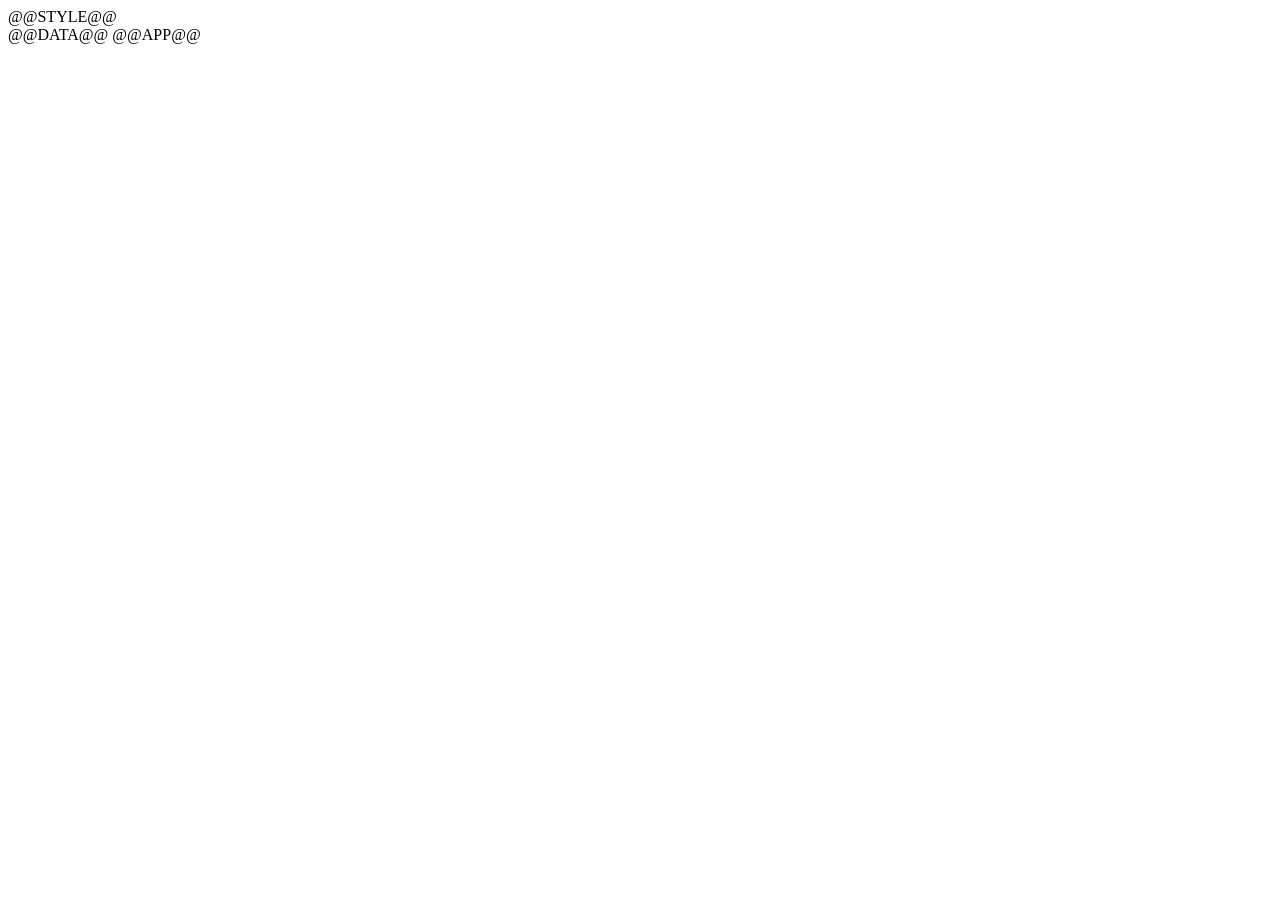
<file: pr-design-map/template-classic/index.html>
<!DOCTYPE html>
<html lang="en" data-template="classic" data-theme="light">
<head>
<meta charset="utf-8">
<meta name="viewport" content="width=device-width, initial-scale=1">
<title>@@TITLE@@</title>
@@STYLE@@
</head>
<body>
<main id="map"></main>
@@DATA@@
@@APP@@
</body>
</html>
</file>
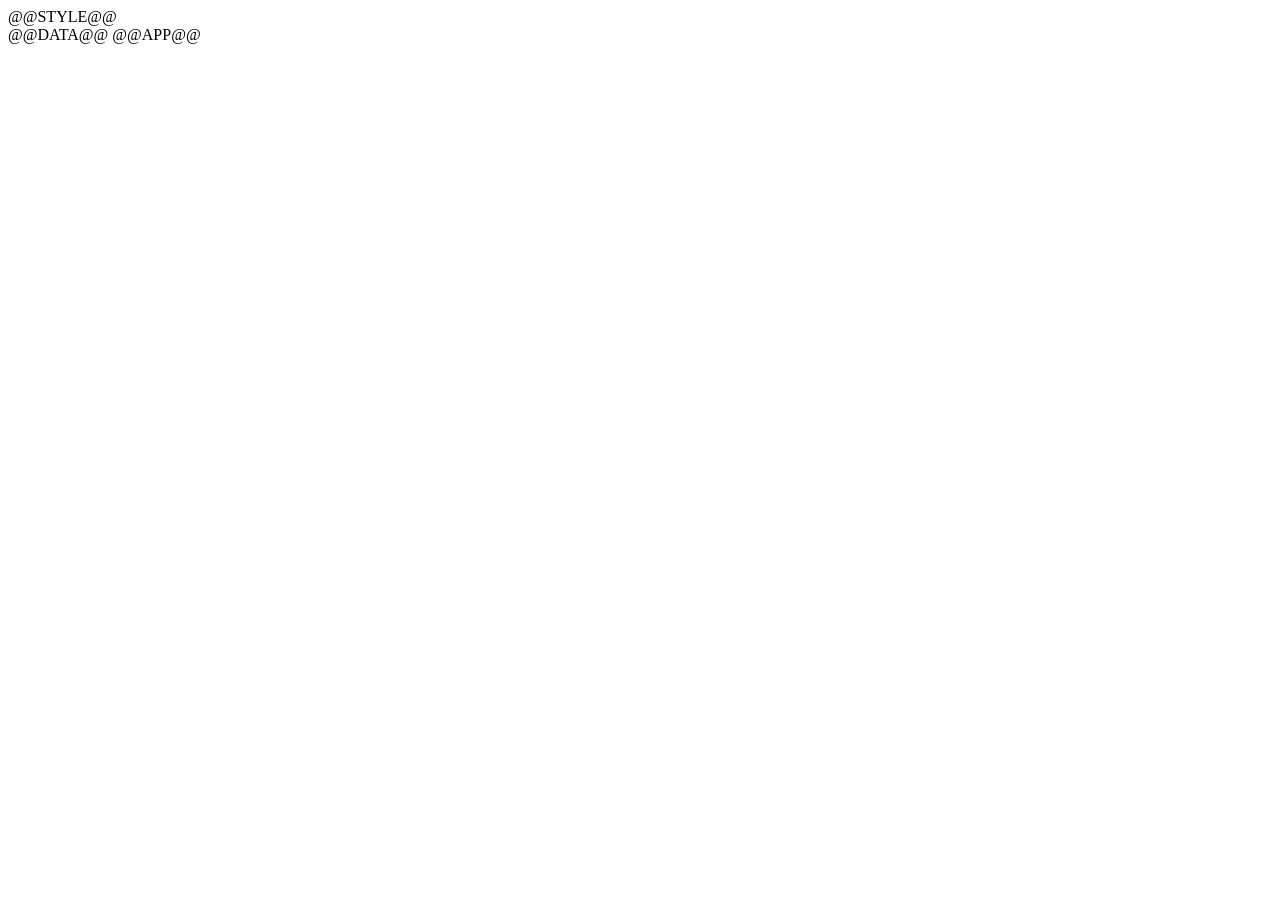
<file: pr-design-map/template/index.html>
<!DOCTYPE html>
<html lang="en" data-theme="slate" data-json="cell">
<head>
<meta charset="utf-8">
<meta name="viewport" content="width=device-width, initial-scale=1">
<title>@@TITLE@@</title>
@@STYLE@@
</head>
<body>
<div class="layout"><main id="map"></main></div>
@@DATA@@
@@APP@@
</body>
</html>
</file>
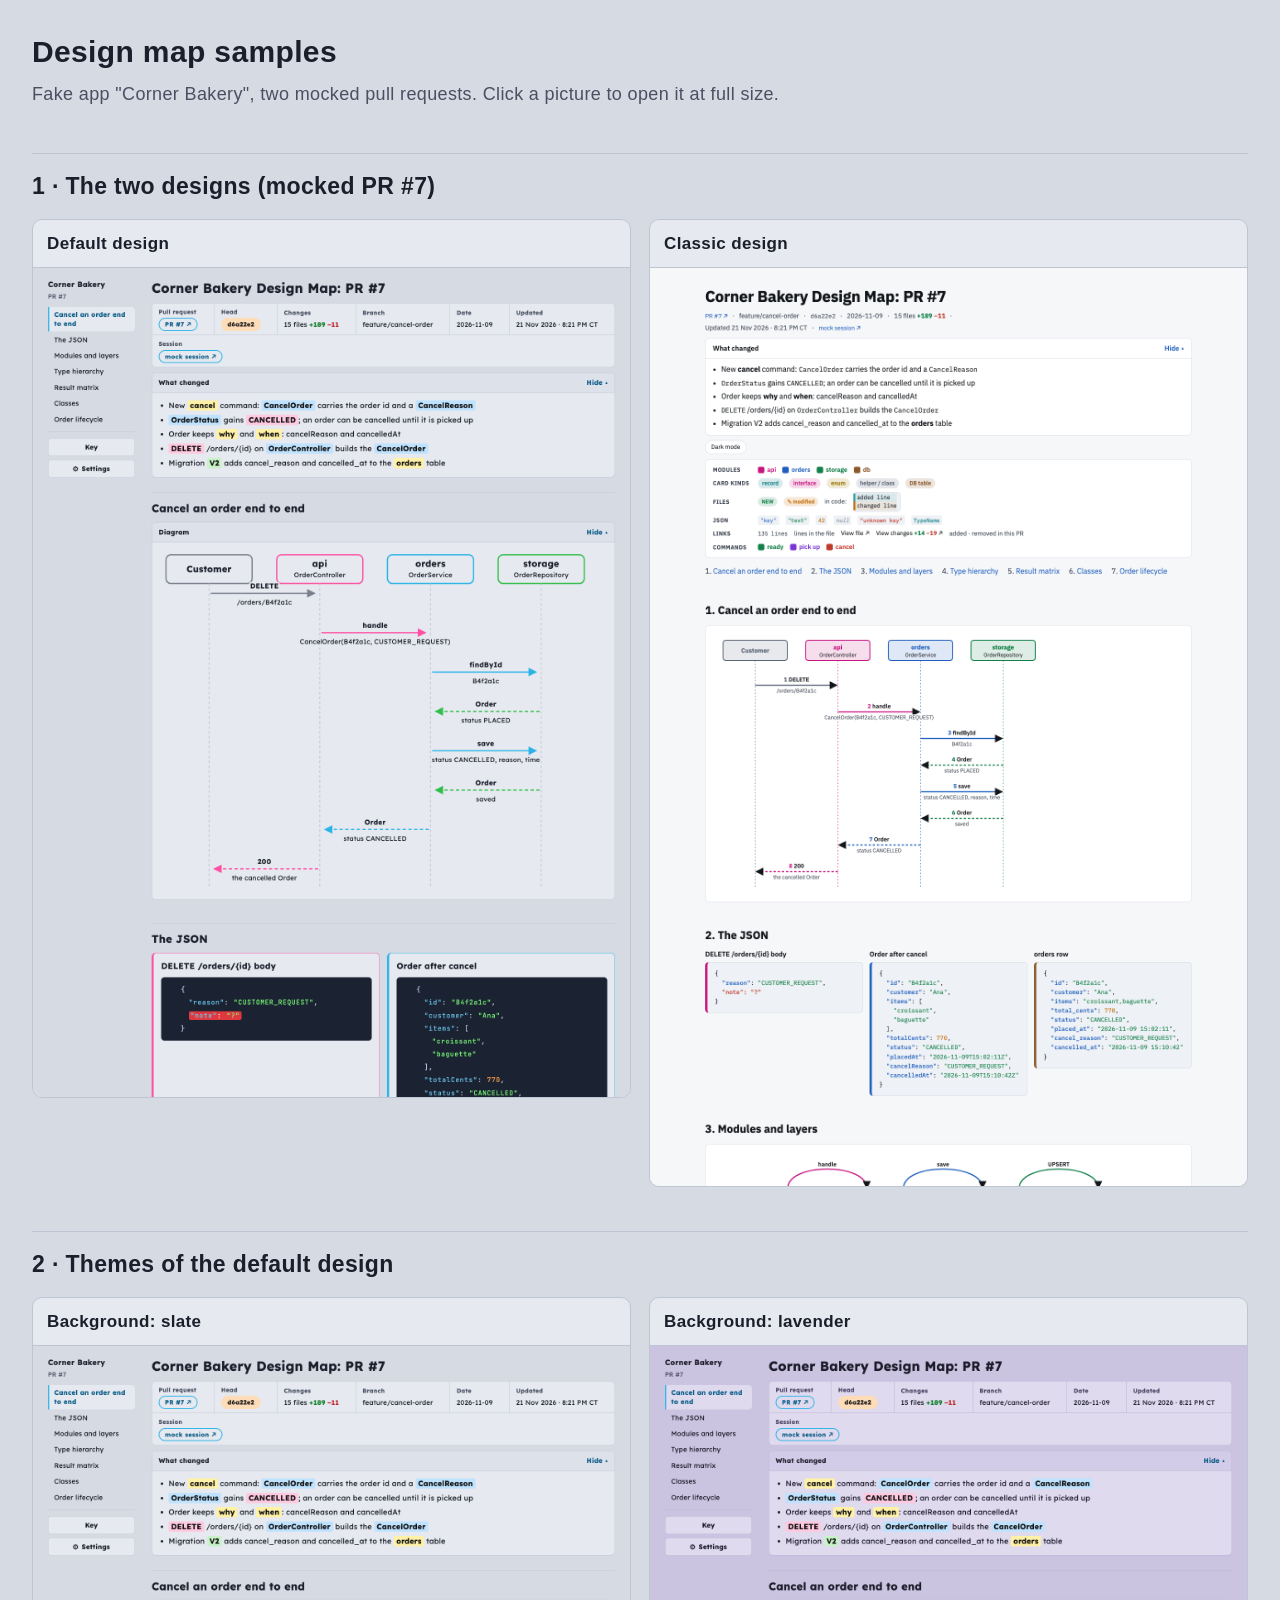
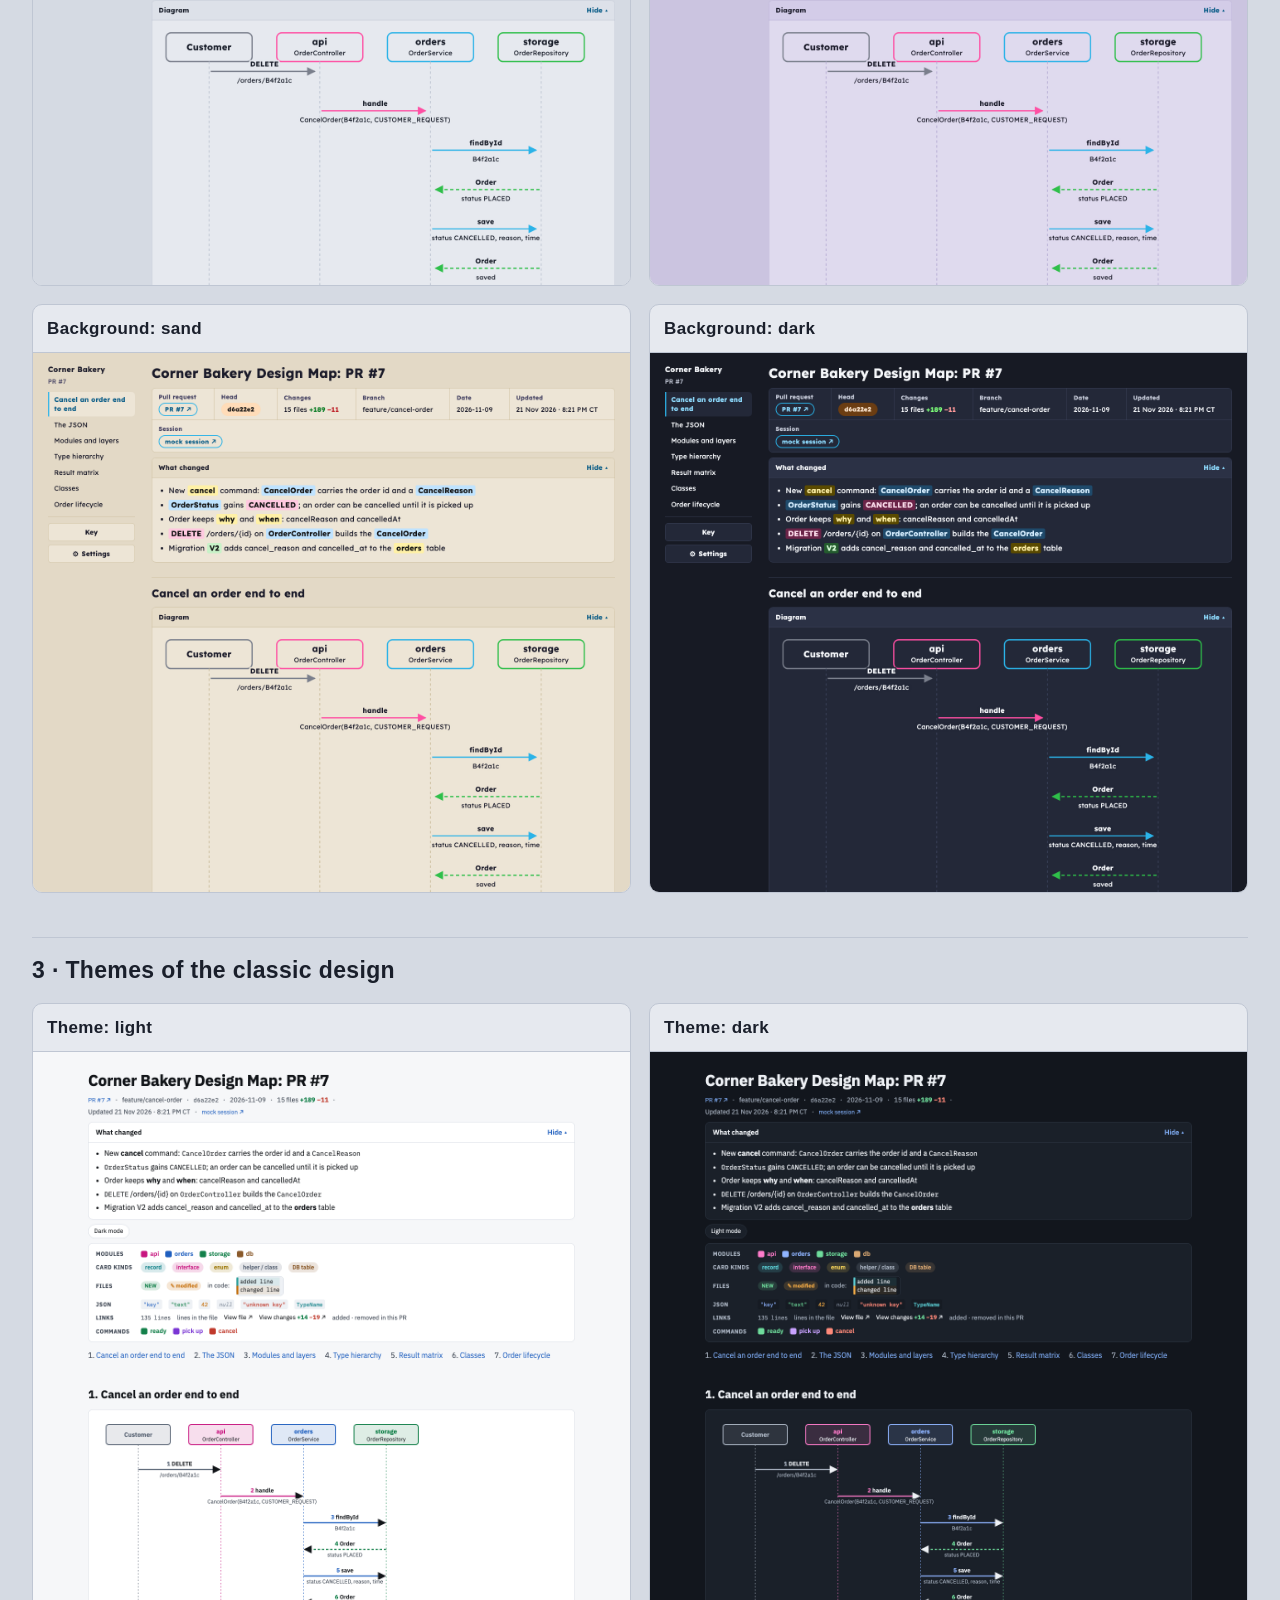
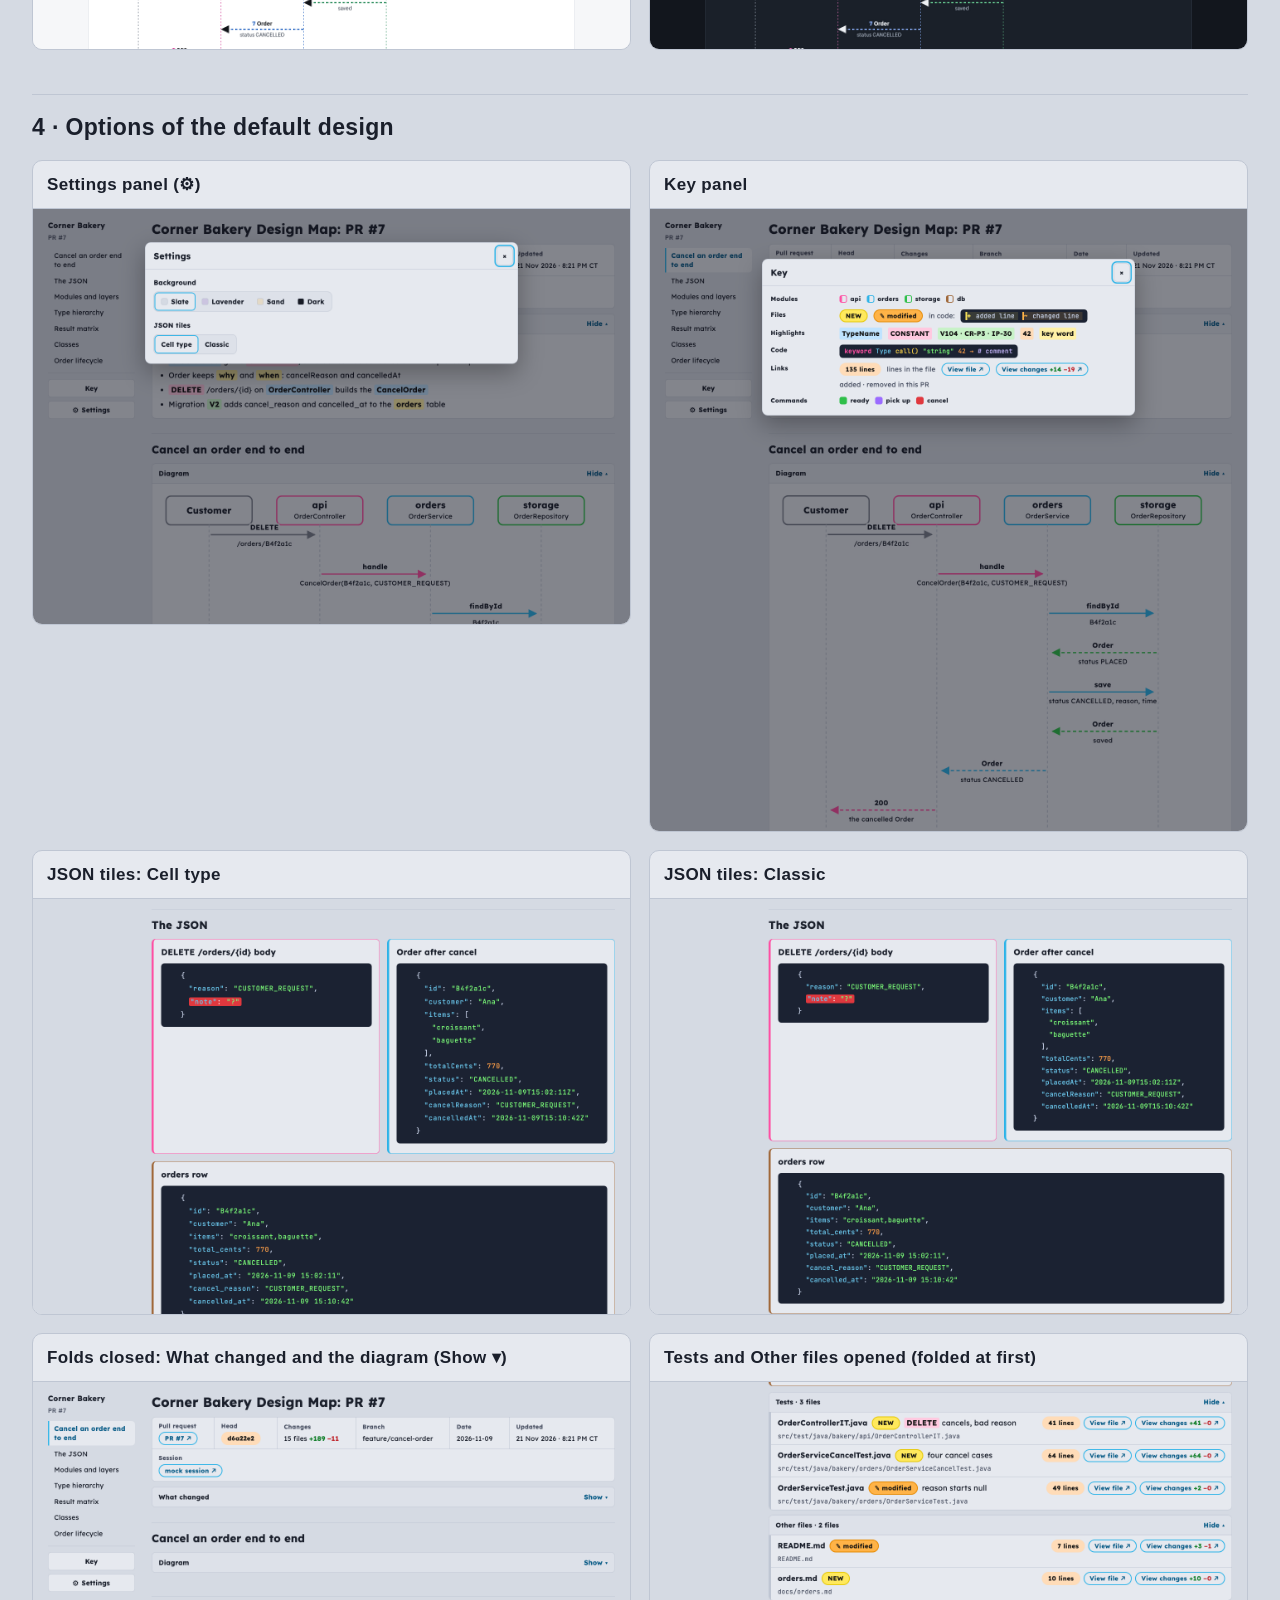
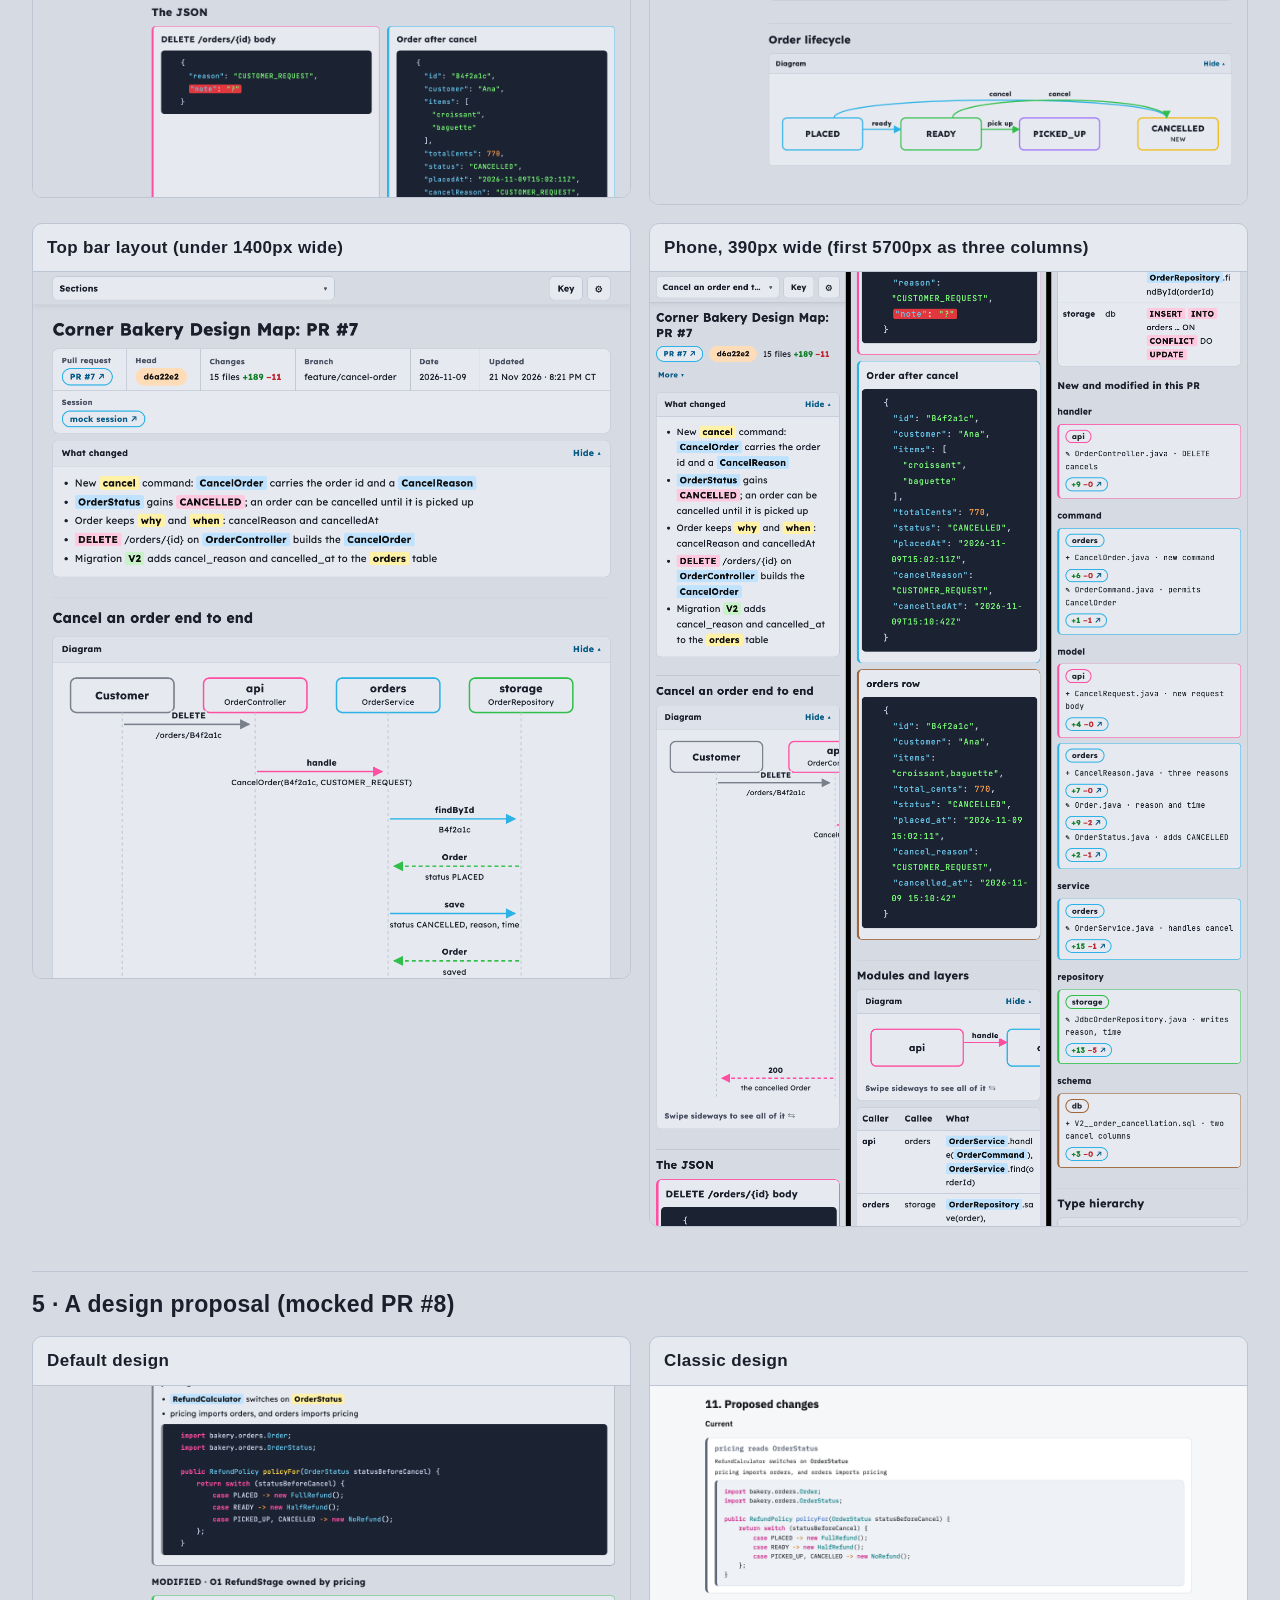
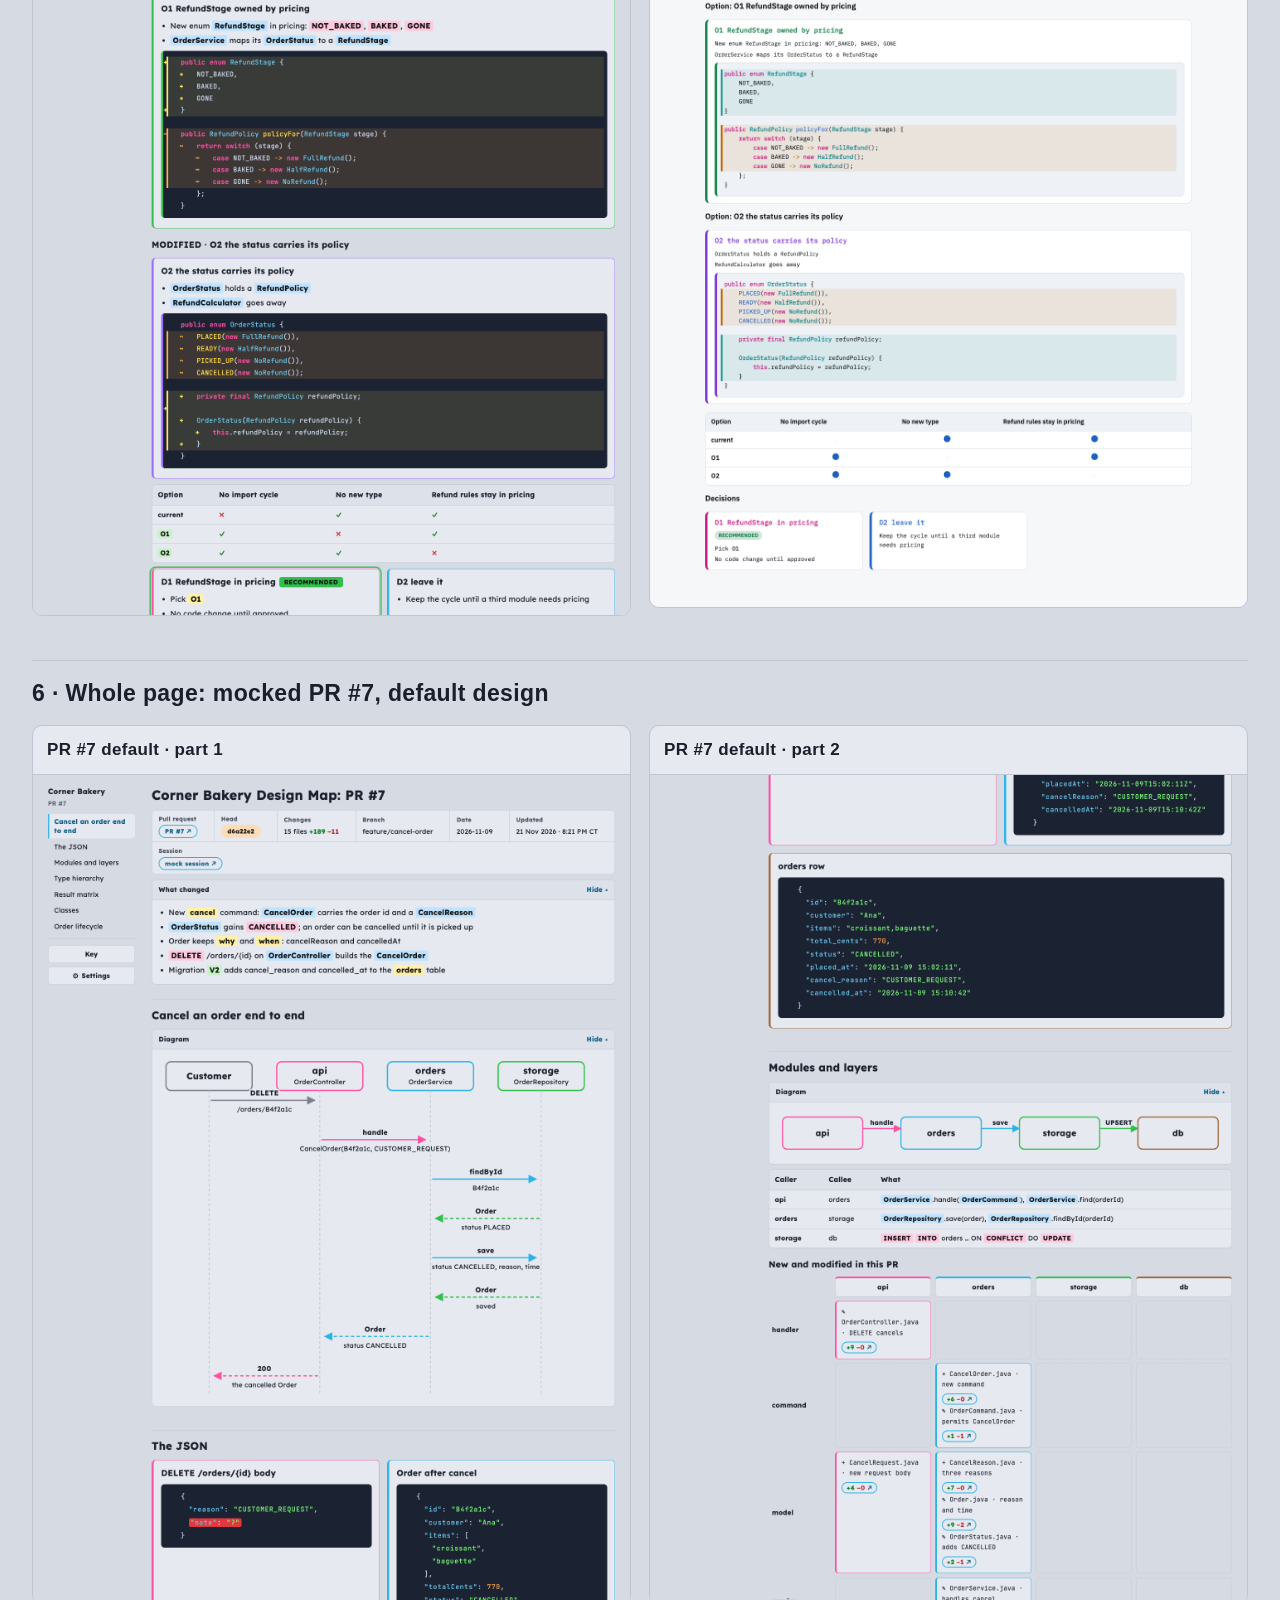
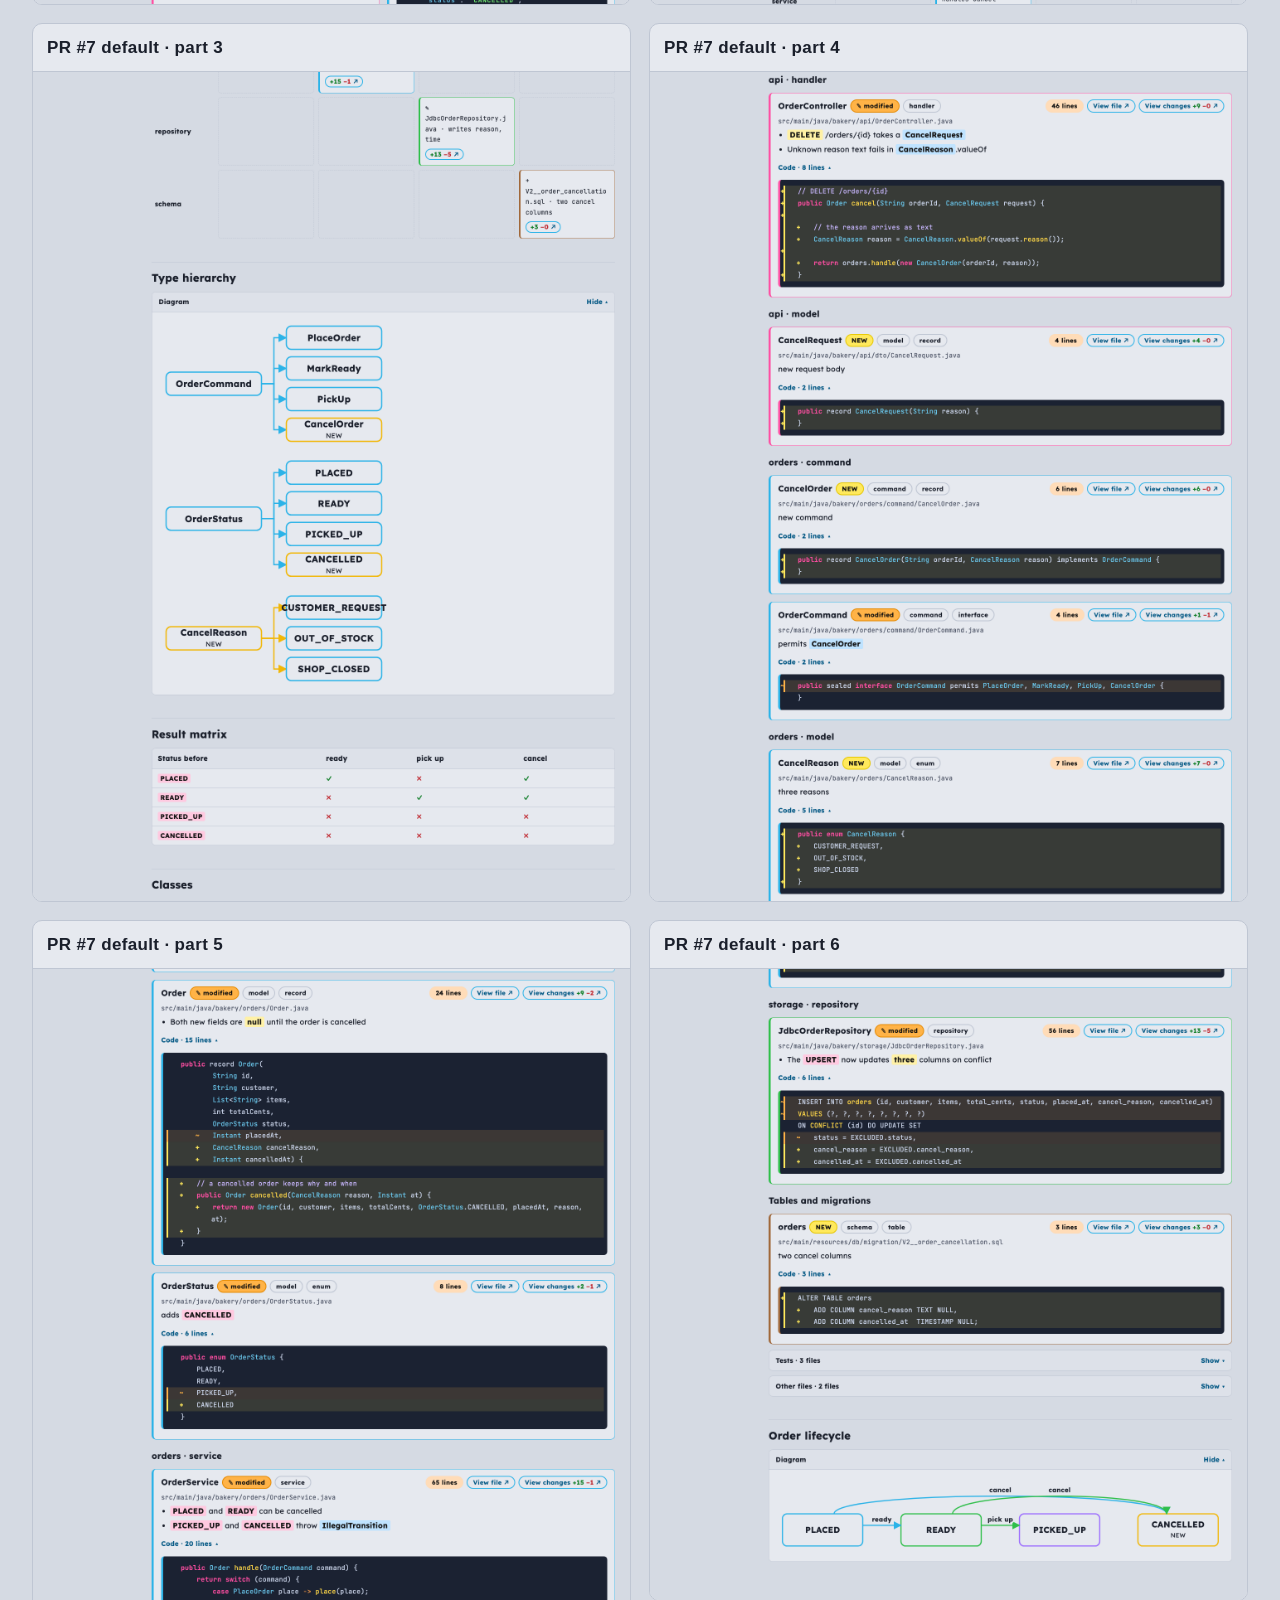
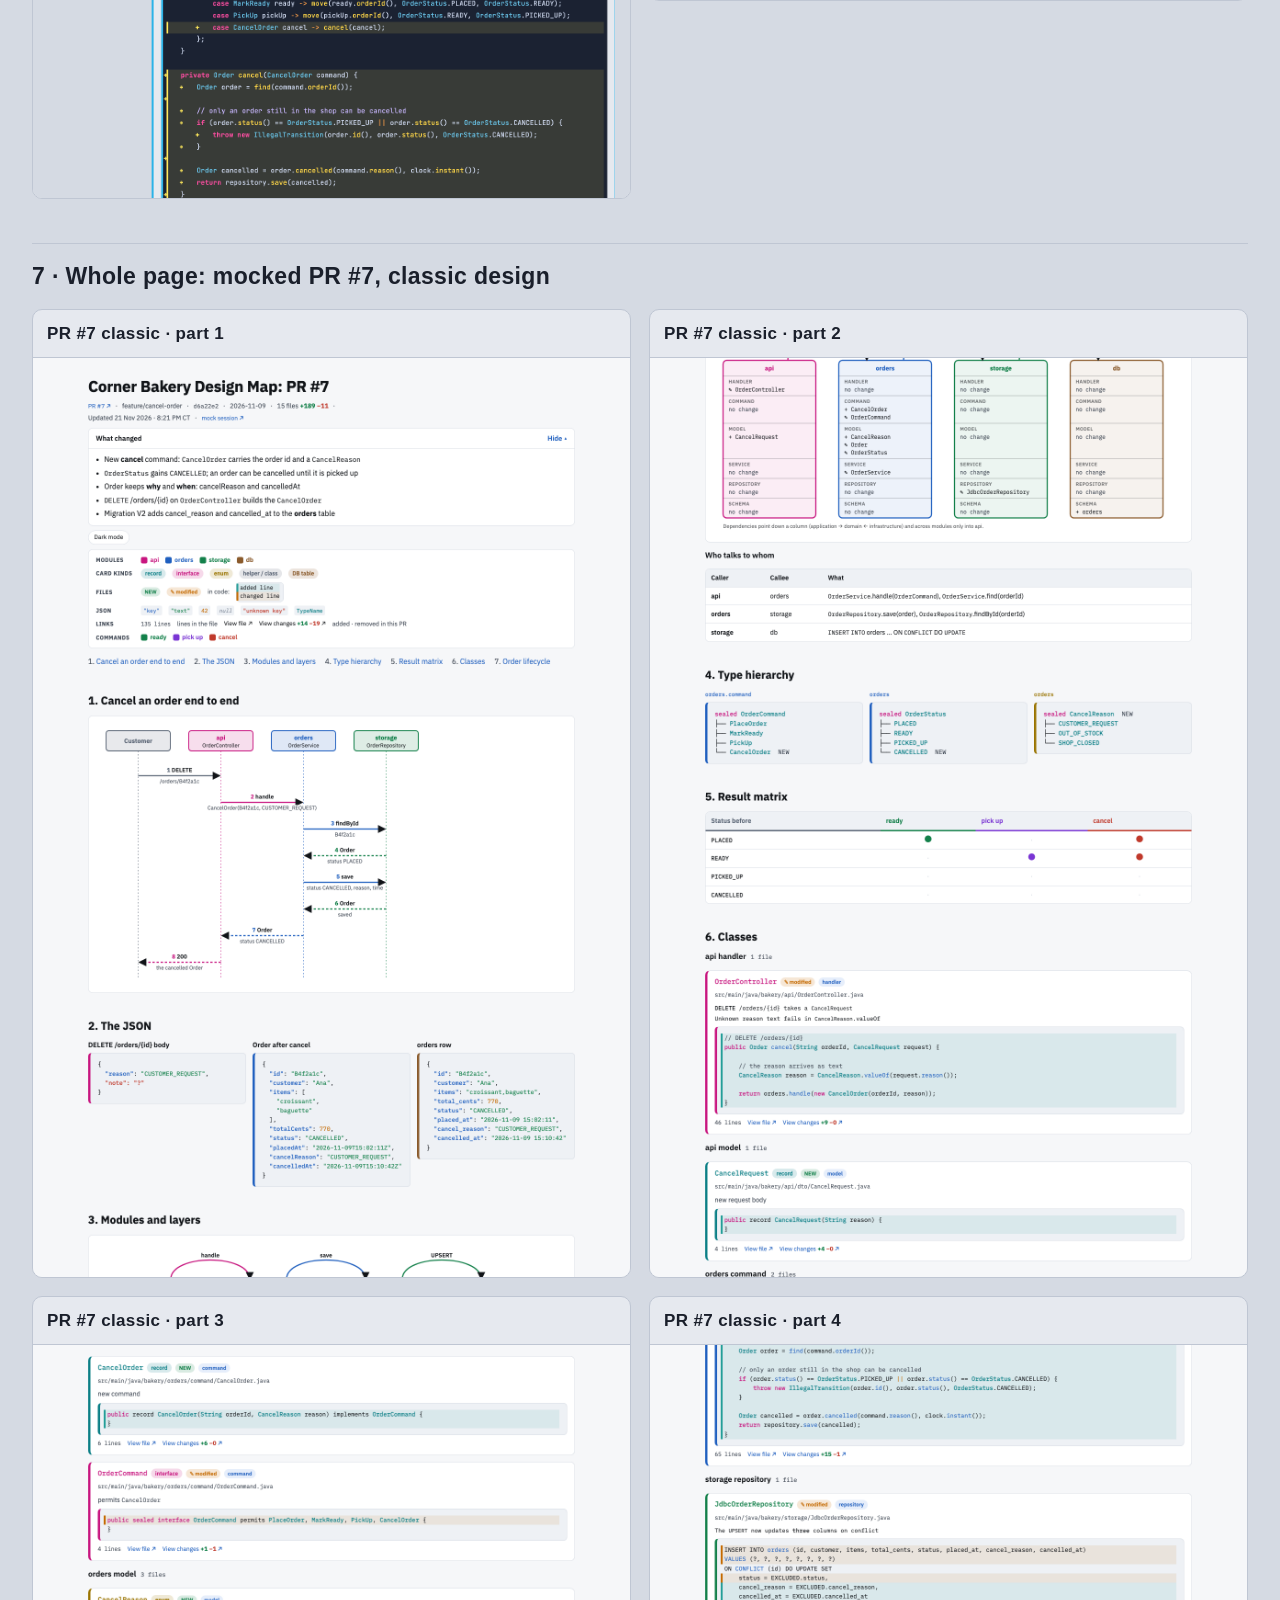
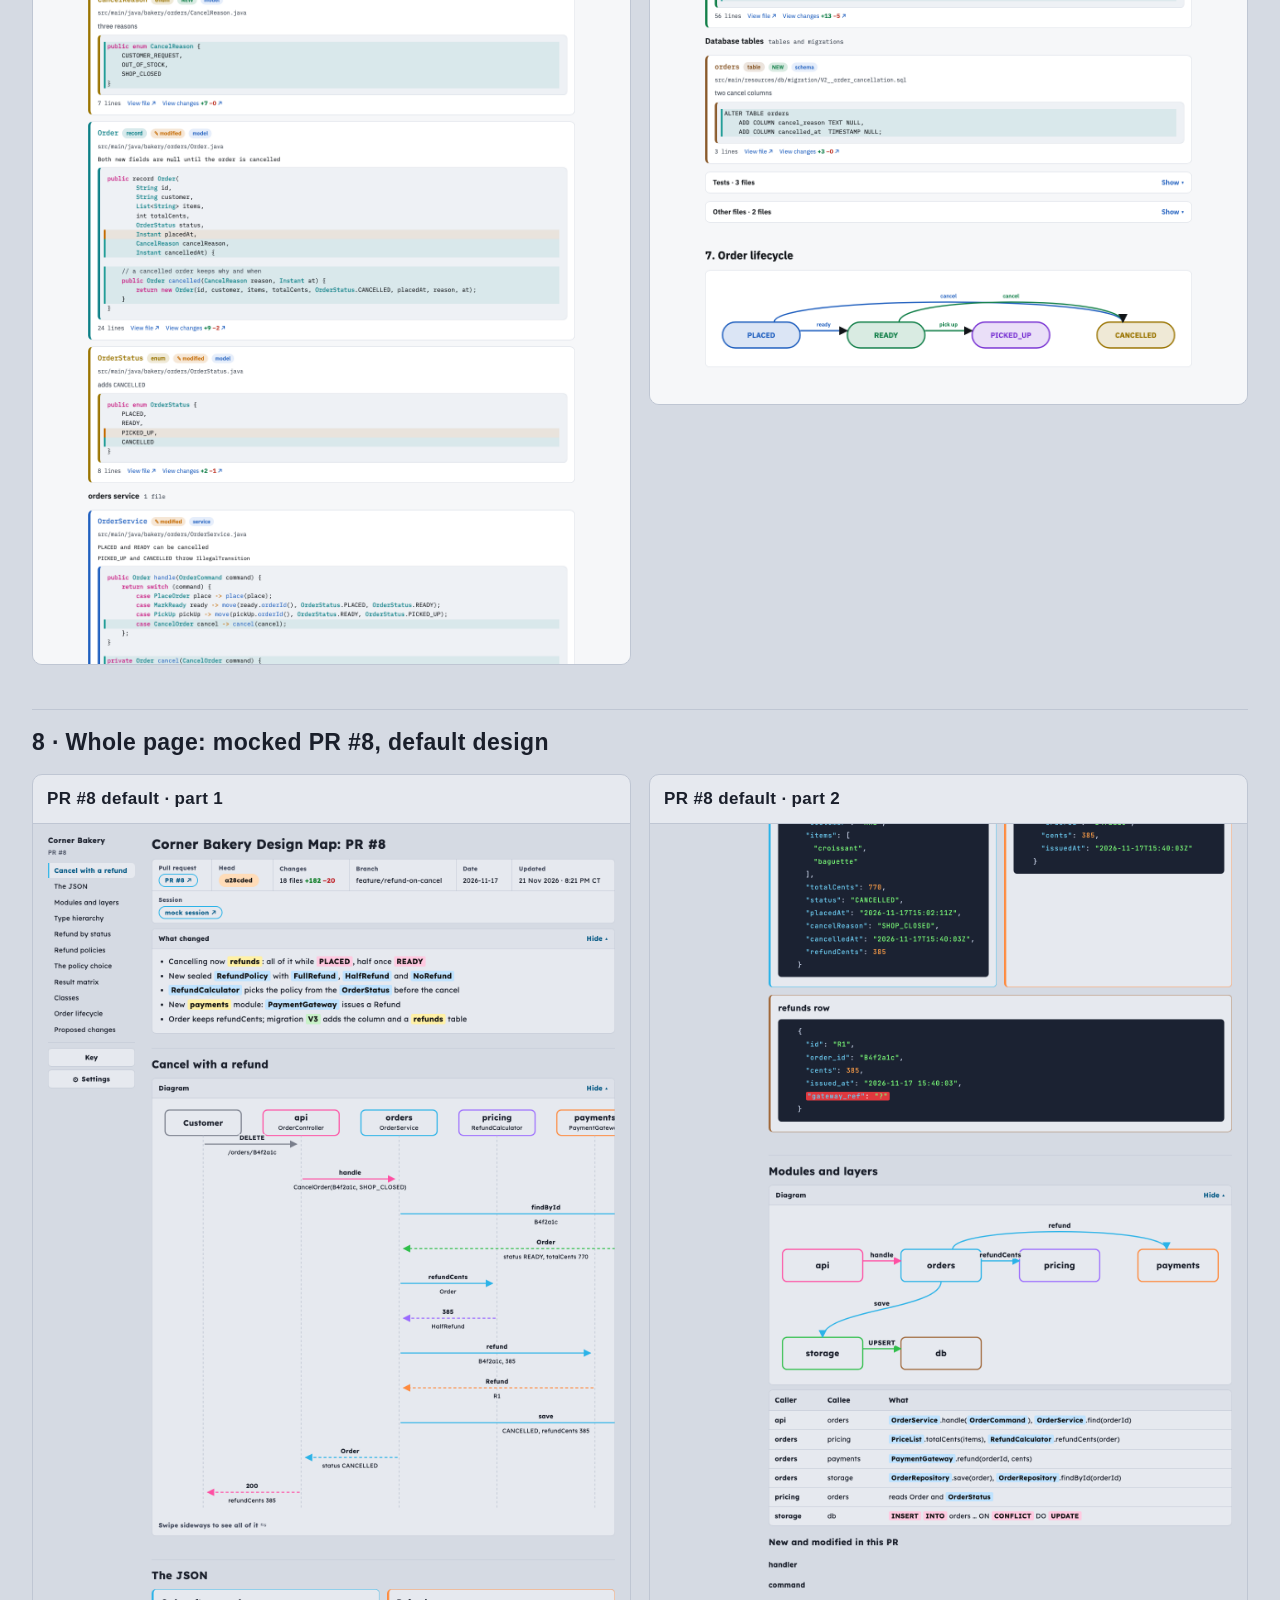
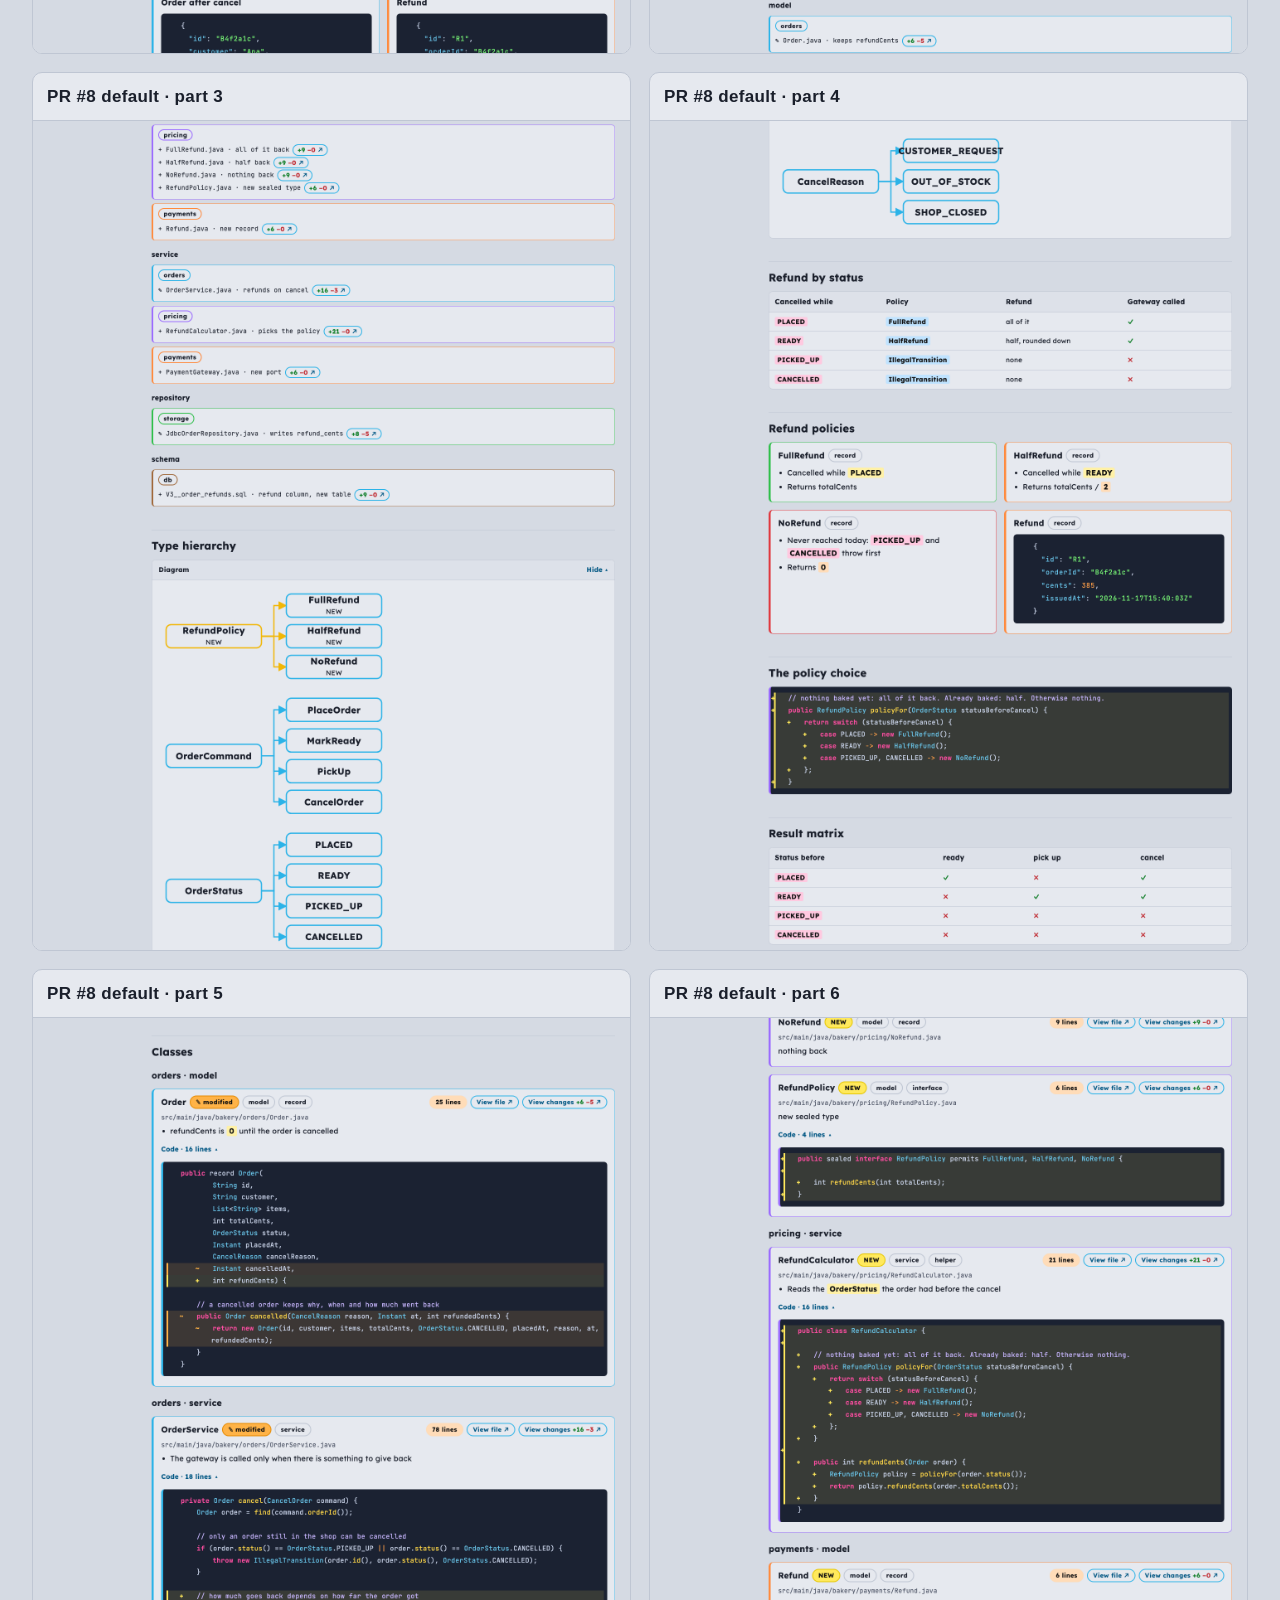
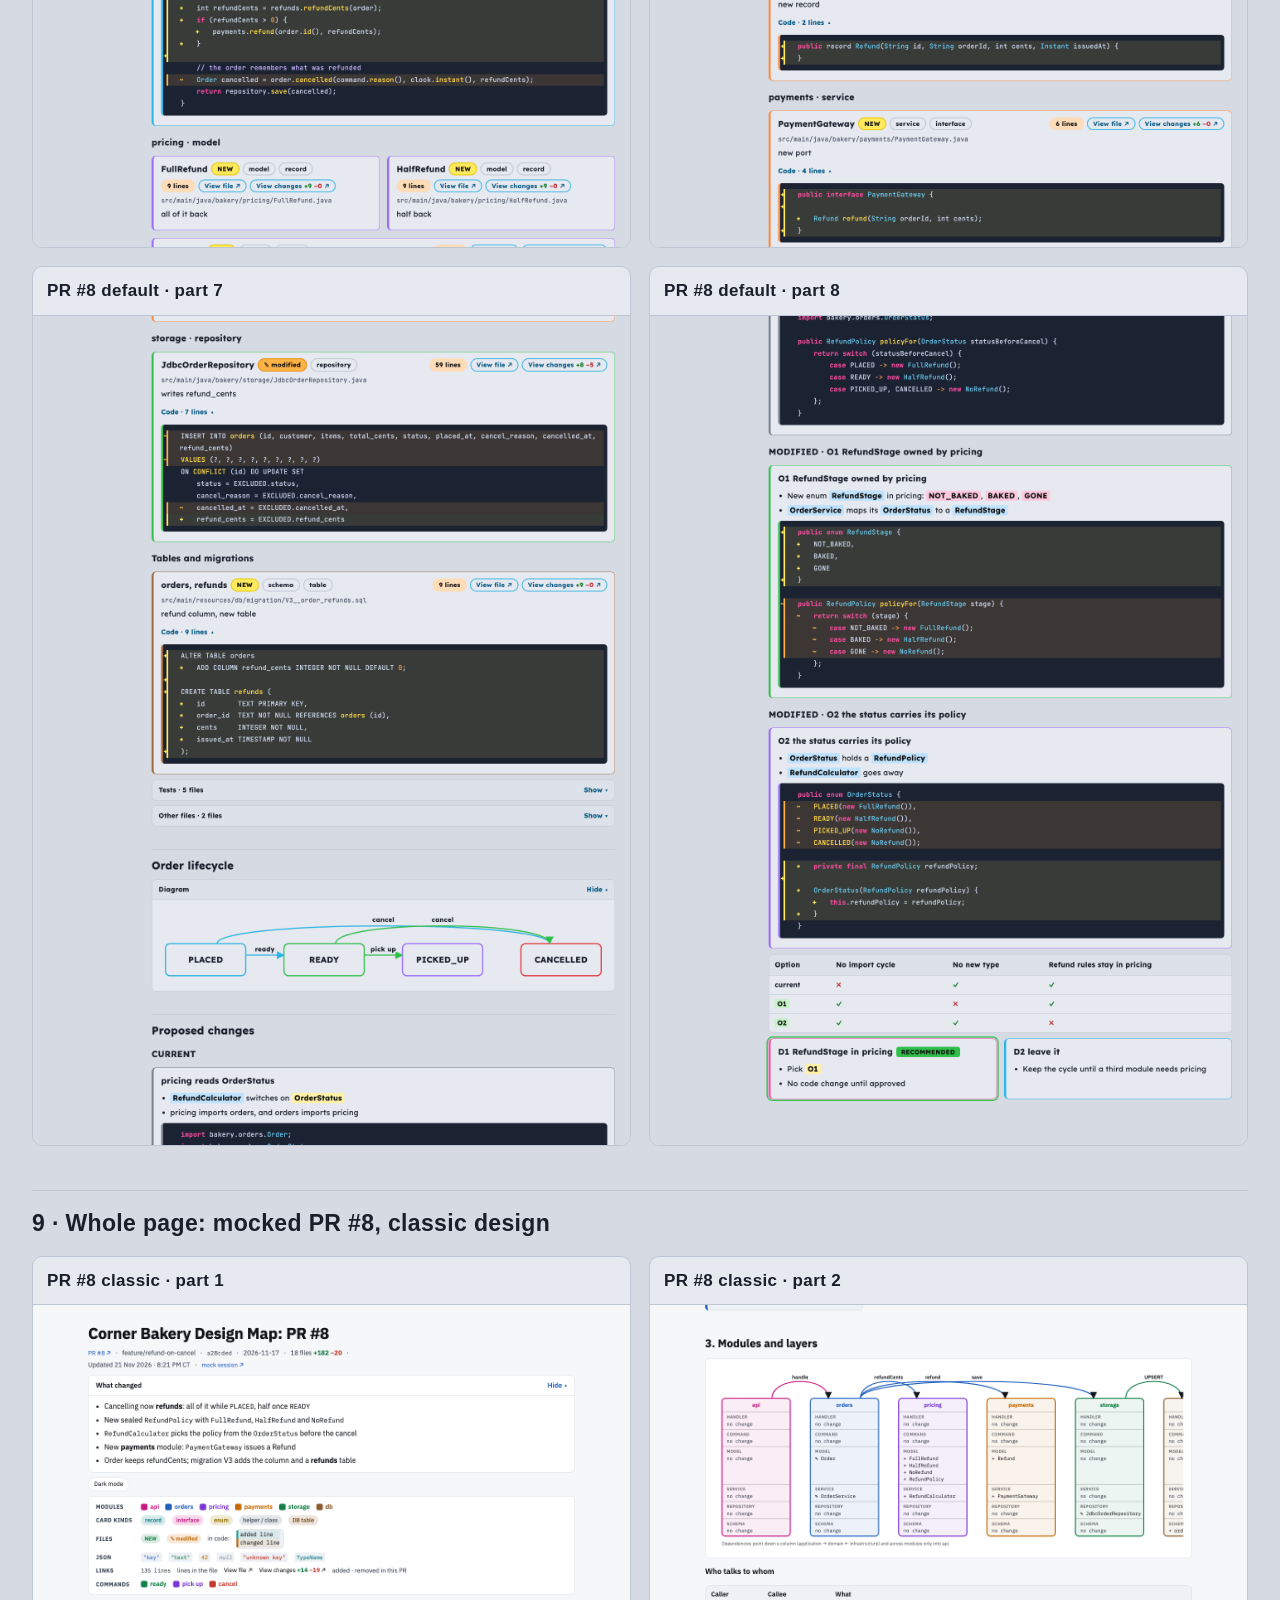
<file: fakeTestAll/gallery.html>
<!doctype html>
<html lang="en">
<head>
<meta charset="utf-8">
<meta name="viewport" content="width=device-width, initial-scale=1">
<title>fakeTestAll: design map samples</title>
<style>
  body { margin: 0; padding: 28px 32px 60px; background: #d5dae3; color: #1a1f2b; font: 18px/1.6 Lexend, "Avenir Next", Verdana, sans-serif; letter-spacing: .02em; }
  h1 { font-size: 30px; margin: 0 0 4px; }
  p.sub { margin: 0 0 8px; color: #485061; }
  h2 { font-size: 23px; margin: 44px 0 14px; padding-top: 14px; border-top: 1px solid #bfc6d3; }
  .grid { display: grid; grid-template-columns: repeat(auto-fill, minmax(420px, 1fr)); gap: 18px; align-items: start; }
  a.tile { display: block; background: #e6e9ef; border: 1px solid #bfc6d3; border-radius: 10px; overflow: hidden; color: inherit; text-decoration: none; }
  a.tile b { display: block; padding: 10px 14px; font-size: 17px; border-bottom: 1px solid #bfc6d3; }
  a.tile img { display: block; width: 100%; height: auto; }
</style>
</head>
<body>
<h1>Design map samples</h1>
<p class="sub">Fake app "Corner Bakery", two mocked pull requests. Click a picture to open it at full size.</p>
<h2>1 · The two designs (mocked PR #7)</h2>
<div class="grid">
<a class="tile" href="screenshots/design-default.png"><b>Default design</b><img loading="lazy" src="screenshots/design-default.png" alt="Default design"></a>
<a class="tile" href="screenshots/design-classic.png"><b>Classic design</b><img loading="lazy" src="screenshots/design-classic.png" alt="Classic design"></a>
</div>
<h2>2 · Themes of the default design</h2>
<div class="grid">
<a class="tile" href="screenshots/default-theme-slate.png"><b>Background: slate</b><img loading="lazy" src="screenshots/default-theme-slate.png" alt="Background: slate"></a>
<a class="tile" href="screenshots/default-theme-lavender.png"><b>Background: lavender</b><img loading="lazy" src="screenshots/default-theme-lavender.png" alt="Background: lavender"></a>
<a class="tile" href="screenshots/default-theme-sand.png"><b>Background: sand</b><img loading="lazy" src="screenshots/default-theme-sand.png" alt="Background: sand"></a>
<a class="tile" href="screenshots/default-theme-dark.png"><b>Background: dark</b><img loading="lazy" src="screenshots/default-theme-dark.png" alt="Background: dark"></a>
</div>
<h2>3 · Themes of the classic design</h2>
<div class="grid">
<a class="tile" href="screenshots/classic-theme-light.png"><b>Theme: light</b><img loading="lazy" src="screenshots/classic-theme-light.png" alt="Theme: light"></a>
<a class="tile" href="screenshots/classic-theme-dark.png"><b>Theme: dark</b><img loading="lazy" src="screenshots/classic-theme-dark.png" alt="Theme: dark"></a>
</div>
<h2>4 · Options of the default design</h2>
<div class="grid">
<a class="tile" href="screenshots/option-settings-panel.png"><b>Settings panel (⚙)</b><img loading="lazy" src="screenshots/option-settings-panel.png" alt="Settings panel (⚙)"></a>
<a class="tile" href="screenshots/option-key-panel.png"><b>Key panel</b><img loading="lazy" src="screenshots/option-key-panel.png" alt="Key panel"></a>
<a class="tile" href="screenshots/option-json-cell.png"><b>JSON tiles: Cell type</b><img loading="lazy" src="screenshots/option-json-cell.png" alt="JSON tiles: Cell type"></a>
<a class="tile" href="screenshots/option-json-classic.png"><b>JSON tiles: Classic</b><img loading="lazy" src="screenshots/option-json-classic.png" alt="JSON tiles: Classic"></a>
<a class="tile" href="screenshots/option-folds-closed.png"><b>Folds closed: What changed and the diagram (Show ▾)</b><img loading="lazy" src="screenshots/option-folds-closed.png" alt="Folds closed: What changed and the diagram (Show ▾)"></a>
<a class="tile" href="screenshots/option-tests-other-open.png"><b>Tests and Other files opened (folded at first)</b><img loading="lazy" src="screenshots/option-tests-other-open.png" alt="Tests and Other files opened (folded at first)"></a>
<a class="tile" href="screenshots/option-layout-topbar.png"><b>Top bar layout (under 1400px wide)</b><img loading="lazy" src="screenshots/option-layout-topbar.png" alt="Top bar layout (under 1400px wide)"></a>
<a class="tile" href="screenshots/option-phone.png"><b>Phone, 390px wide (first 5700px as three columns)</b><img loading="lazy" src="screenshots/option-phone.png" alt="Phone, 390px wide (first 5700px as three columns)"></a>
</div>
<h2>5 · A design proposal (mocked PR #8)</h2>
<div class="grid">
<a class="tile" href="screenshots/proposal-default.png"><b>Default design</b><img loading="lazy" src="screenshots/proposal-default.png" alt="Default design"></a>
<a class="tile" href="screenshots/proposal-classic.png"><b>Classic design</b><img loading="lazy" src="screenshots/proposal-classic.png" alt="Classic design"></a>
</div>
<h2>6 · Whole page: mocked PR #7, default design</h2>
<div class="grid">
<a class="tile" href="screenshots/pr-7-default/part-01.png"><b>PR #7 default · part 1</b><img loading="lazy" src="screenshots/pr-7-default/part-01.png" alt="PR #7 default · part 1"></a>
<a class="tile" href="screenshots/pr-7-default/part-02.png"><b>PR #7 default · part 2</b><img loading="lazy" src="screenshots/pr-7-default/part-02.png" alt="PR #7 default · part 2"></a>
<a class="tile" href="screenshots/pr-7-default/part-03.png"><b>PR #7 default · part 3</b><img loading="lazy" src="screenshots/pr-7-default/part-03.png" alt="PR #7 default · part 3"></a>
<a class="tile" href="screenshots/pr-7-default/part-04.png"><b>PR #7 default · part 4</b><img loading="lazy" src="screenshots/pr-7-default/part-04.png" alt="PR #7 default · part 4"></a>
<a class="tile" href="screenshots/pr-7-default/part-05.png"><b>PR #7 default · part 5</b><img loading="lazy" src="screenshots/pr-7-default/part-05.png" alt="PR #7 default · part 5"></a>
<a class="tile" href="screenshots/pr-7-default/part-06.png"><b>PR #7 default · part 6</b><img loading="lazy" src="screenshots/pr-7-default/part-06.png" alt="PR #7 default · part 6"></a>
</div>
<h2>7 · Whole page: mocked PR #7, classic design</h2>
<div class="grid">
<a class="tile" href="screenshots/pr-7-classic/part-01.png"><b>PR #7 classic · part 1</b><img loading="lazy" src="screenshots/pr-7-classic/part-01.png" alt="PR #7 classic · part 1"></a>
<a class="tile" href="screenshots/pr-7-classic/part-02.png"><b>PR #7 classic · part 2</b><img loading="lazy" src="screenshots/pr-7-classic/part-02.png" alt="PR #7 classic · part 2"></a>
<a class="tile" href="screenshots/pr-7-classic/part-03.png"><b>PR #7 classic · part 3</b><img loading="lazy" src="screenshots/pr-7-classic/part-03.png" alt="PR #7 classic · part 3"></a>
<a class="tile" href="screenshots/pr-7-classic/part-04.png"><b>PR #7 classic · part 4</b><img loading="lazy" src="screenshots/pr-7-classic/part-04.png" alt="PR #7 classic · part 4"></a>
</div>
<h2>8 · Whole page: mocked PR #8, default design</h2>
<div class="grid">
<a class="tile" href="screenshots/pr-8-default/part-01.png"><b>PR #8 default · part 1</b><img loading="lazy" src="screenshots/pr-8-default/part-01.png" alt="PR #8 default · part 1"></a>
<a class="tile" href="screenshots/pr-8-default/part-02.png"><b>PR #8 default · part 2</b><img loading="lazy" src="screenshots/pr-8-default/part-02.png" alt="PR #8 default · part 2"></a>
<a class="tile" href="screenshots/pr-8-default/part-03.png"><b>PR #8 default · part 3</b><img loading="lazy" src="screenshots/pr-8-default/part-03.png" alt="PR #8 default · part 3"></a>
<a class="tile" href="screenshots/pr-8-default/part-04.png"><b>PR #8 default · part 4</b><img loading="lazy" src="screenshots/pr-8-default/part-04.png" alt="PR #8 default · part 4"></a>
<a class="tile" href="screenshots/pr-8-default/part-05.png"><b>PR #8 default · part 5</b><img loading="lazy" src="screenshots/pr-8-default/part-05.png" alt="PR #8 default · part 5"></a>
<a class="tile" href="screenshots/pr-8-default/part-06.png"><b>PR #8 default · part 6</b><img loading="lazy" src="screenshots/pr-8-default/part-06.png" alt="PR #8 default · part 6"></a>
<a class="tile" href="screenshots/pr-8-default/part-07.png"><b>PR #8 default · part 7</b><img loading="lazy" src="screenshots/pr-8-default/part-07.png" alt="PR #8 default · part 7"></a>
<a class="tile" href="screenshots/pr-8-default/part-08.png"><b>PR #8 default · part 8</b><img loading="lazy" src="screenshots/pr-8-default/part-08.png" alt="PR #8 default · part 8"></a>
</div>
<h2>9 · Whole page: mocked PR #8, classic design</h2>
<div class="grid">
<a class="tile" href="screenshots/pr-8-classic/part-01.png"><b>PR #8 classic · part 1</b><img loading="lazy" src="screenshots/pr-8-classic/part-01.png" alt="PR #8 classic · part 1"></a>
<a class="tile" href="screenshots/pr-8-classic/part-02.png"><b>PR #8 classic · part 2</b><img loading="lazy" src="screenshots/pr-8-classic/part-02.png" alt="PR #8 classic · part 2"></a>
<a class="tile" href="screenshots/pr-8-classic/part-03.png"><b>PR #8 classic · part 3</b><img loading="lazy" src="screenshots/pr-8-classic/part-03.png" alt="PR #8 classic · part 3"></a>
<a class="tile" href="screenshots/pr-8-classic/part-04.png"><b>PR #8 classic · part 4</b><img loading="lazy" src="screenshots/pr-8-classic/part-04.png" alt="PR #8 classic · part 4"></a>
<a class="tile" href="screenshots/pr-8-classic/part-05.png"><b>PR #8 classic · part 5</b><img loading="lazy" src="screenshots/pr-8-classic/part-05.png" alt="PR #8 classic · part 5"></a>
<a class="tile" href="screenshots/pr-8-classic/part-06.png"><b>PR #8 classic · part 6</b><img loading="lazy" src="screenshots/pr-8-classic/part-06.png" alt="PR #8 classic · part 6"></a>
</div>
</body>
</html>
</file>
